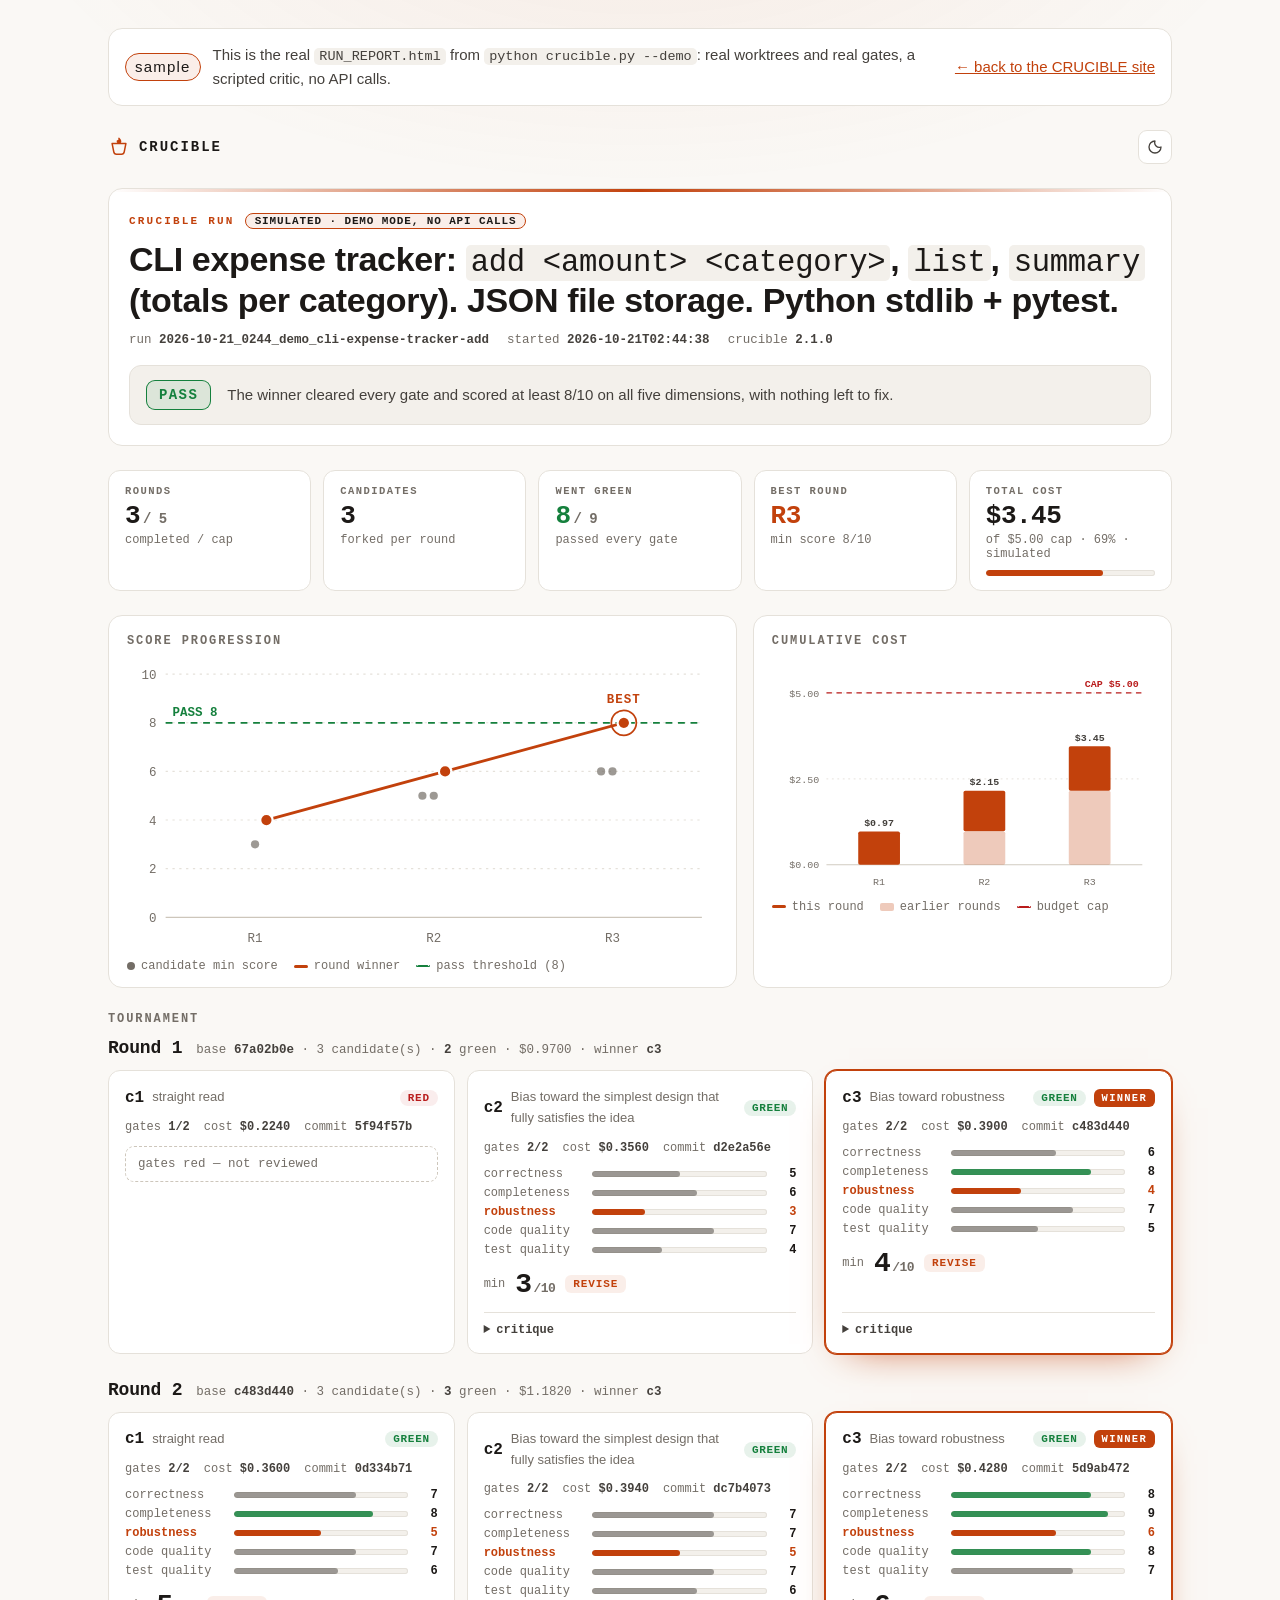
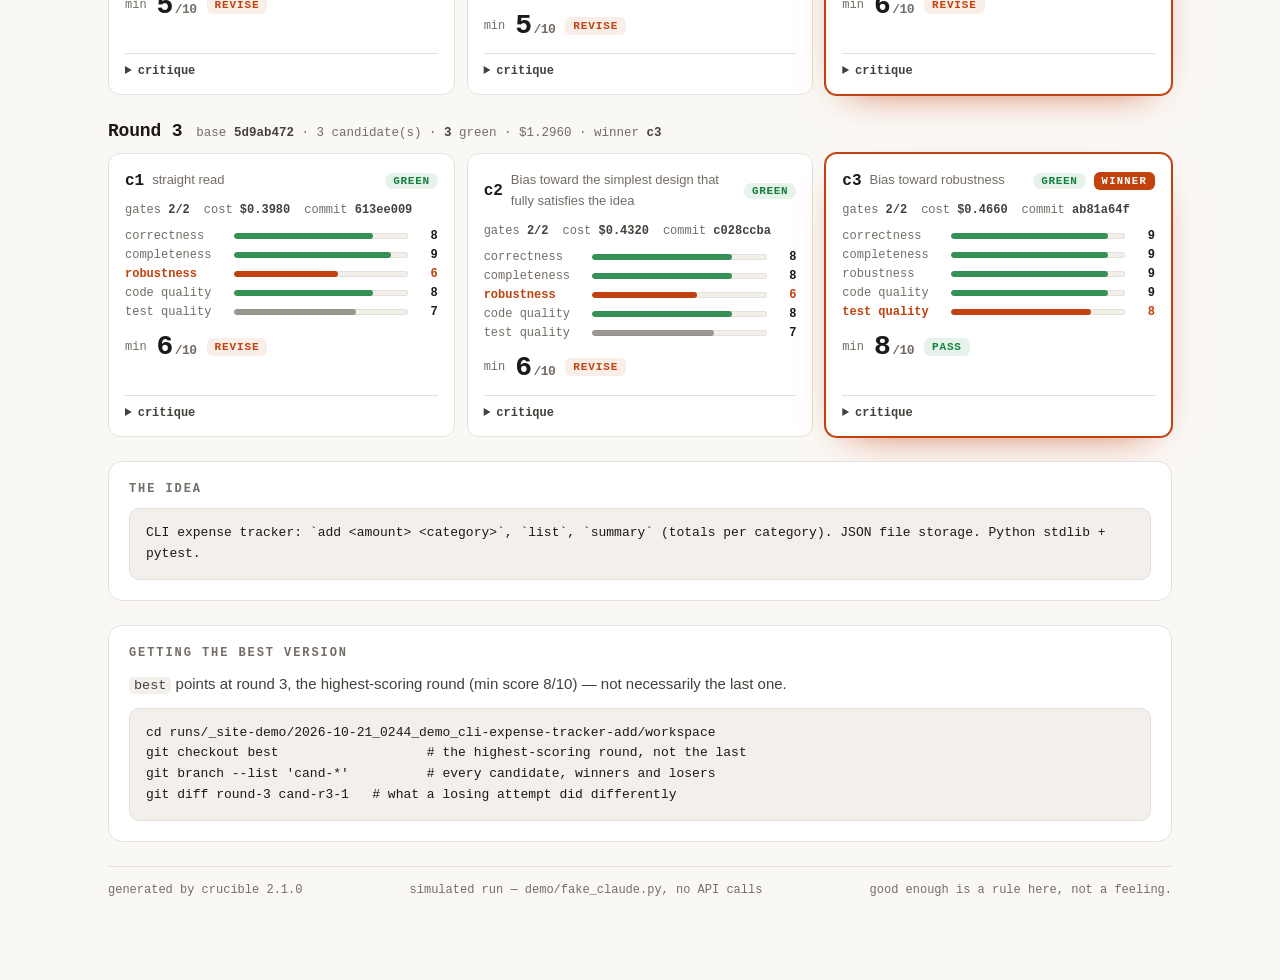
<file: site/report.html>
<!DOCTYPE html>
<html lang="en">
<head>
<meta name="robots" content="noindex">
<meta charset="utf-8">
<meta name="viewport" content="width=device-width, initial-scale=1">
<meta name="generator" content="crucible 2.1.0">
<title>CRUCIBLE · CLI expense tracker: `add &lt;amount&gt; &lt;category&gt;`, `list`, `sum</title>
<script>(function(){try{var t=localStorage.getItem('crucible-report-theme');if(t==='light'||t==='dark')document.documentElement.setAttribute('data-theme',t);}catch(e){}})();</script>
<style>
:root {
  --bg: #0a0a0b; --surface: #121214; --surface-2: #19191c; --border: #26262a;
  --border-strong: #3a3a40; --text: #eceae7; --text-2: #c4c0ba; --muted: #96938d;
  --accent: #ff8a3d; --accent-soft: rgba(255, 138, 61, .13); --accent-ink: #1a0b02;
  --green: #4ade80; --green-soft: rgba(74, 222, 128, .12);
  --red: #f87171; --red-soft: rgba(248, 113, 113, .13); --glow: rgba(255, 138, 61, .11);
  --mono: ui-monospace, "SF Mono", "Cascadia Code", Menlo, Consolas, monospace;
  --sans: -apple-system, BlinkMacSystemFont, "Segoe UI", Roboto, "Helvetica Neue", Arial,
    sans-serif;
  color-scheme: dark;
}
@media (prefers-color-scheme: light) { :root:not([data-theme="dark"]) { 
  --bg: #faf8f5; --surface: #ffffff; --surface-2: #f3f0eb; --border: #e5e1da;
  --border-strong: #cdc6bb; --text: #1c1917; --text-2: #44403c; --muted: #736d66;
  --accent: #c2410c; --accent-soft: rgba(194, 65, 12, .09); --accent-ink: #ffffff;
  --green: #15803d; --green-soft: rgba(21, 128, 61, .10);
  --red: #b91c1c; --red-soft: rgba(185, 28, 28, .08); --glow: rgba(194, 65, 12, .07);
  color-scheme: light;
 } }
:root[data-theme="light"] { 
  --bg: #faf8f5; --surface: #ffffff; --surface-2: #f3f0eb; --border: #e5e1da;
  --border-strong: #cdc6bb; --text: #1c1917; --text-2: #44403c; --muted: #736d66;
  --accent: #c2410c; --accent-soft: rgba(194, 65, 12, .09); --accent-ink: #ffffff;
  --green: #15803d; --green-soft: rgba(21, 128, 61, .10);
  --red: #b91c1c; --red-soft: rgba(185, 28, 28, .08); --glow: rgba(194, 65, 12, .07);
  color-scheme: light;
 }

*, *::before, *::after { box-sizing: border-box; }
html { -webkit-text-size-adjust: 100%; }
body {
  margin: 0; background: var(--bg); color: var(--text-2);
  font: 15px/1.6 var(--sans); -webkit-font-smoothing: antialiased;
}
body::before {
  content: ""; position: fixed; inset: 0; z-index: -1; pointer-events: none;
  background: radial-gradient(900px 420px at 50% -12%, var(--glow), transparent 70%);
}
:focus-visible { outline: 2px solid var(--accent); outline-offset: 2px; border-radius: 4px; }
h1, h2, h3 { color: var(--text); margin: 0; line-height: 1.2; letter-spacing: -.01em; }
h2 {
  font: 700 12px var(--mono); letter-spacing: .16em; text-transform: uppercase;
  color: var(--muted); margin-bottom: 12px;
}
code { font: .9em var(--mono); background: var(--surface-2); padding: 1px 5px; border-radius: 5px; }
.wrap { max-width: 1120px; margin: 0 auto; padding: 20px 16px 56px; display: grid; gap: 24px; }
.wrap > * { min-width: 0; }
@media (min-width: 720px) { .wrap { padding: 28px 28px 72px; } }

.top { display: flex; align-items: center; gap: 12px; }
.brand { display: flex; align-items: center; gap: 9px; font: 800 14px var(--mono);
  letter-spacing: .14em; color: var(--text); }
.brand svg { width: 22px; height: 22px; color: var(--accent); }
.spacer { flex: 1; }
.toggle {
  display: inline-grid; place-items: center; width: 34px; height: 34px; border-radius: 9px;
  border: 1px solid var(--border); background: var(--surface); color: var(--text-2);
  cursor: pointer;
}
.toggle[hidden] { display: none; }  /* shown by the script; useless without it */
.toggle:hover { color: var(--text); border-color: var(--border-strong); }
.toggle svg { width: 16px; height: 16px; }

.card { background: var(--surface); border: 1px solid var(--border); border-radius: 14px; }
.hero { padding: 24px 20px 20px; position: relative; overflow: hidden; }
.hero::before {
  content: ""; position: absolute; inset: 0 0 auto 0; height: 3px;
  background: linear-gradient(90deg, transparent, var(--accent), transparent);
}
.eyebrow { font: 700 11px var(--mono); letter-spacing: .2em; text-transform: uppercase;
  color: var(--accent); display: flex; gap: 10px; align-items: center; flex-wrap: wrap; }
.sim { color: var(--text); background: var(--accent-soft); border: 1px solid var(--accent);
  border-radius: 99px; padding: 1px 9px; letter-spacing: .08em; }
.hero h1 { font-size: clamp(22px, 4.2vw, 34px); font-weight: 800; margin: 10px 0 12px;
  overflow-wrap: anywhere; }
.meta { display: flex; flex-wrap: wrap; gap: 4px 18px; font: 12.5px var(--mono);
  color: var(--muted); overflow-wrap: anywhere; }
.meta b { color: var(--text-2); font-weight: 600; }
.stop { margin-top: 18px; display: flex; gap: 12px 16px; align-items: center; flex-wrap: wrap;
  padding: 14px 16px; border-radius: 12px; background: var(--surface-2);
  border: 1px solid var(--border); }
.stop p { margin: 0; flex: 1 1 240px; color: var(--text-2); }
.badge { font: 800 14px var(--mono); letter-spacing: .1em; text-transform: uppercase;
  padding: 7px 13px; border-radius: 9px; white-space: nowrap; }
.badge.good { color: var(--green); background: var(--green-soft);
  box-shadow: inset 0 0 0 1px var(--green); }
.badge.warn { color: var(--accent); background: var(--accent-soft);
  box-shadow: inset 0 0 0 1px var(--accent); }
.badge.bad { color: var(--red); background: var(--red-soft);
  box-shadow: inset 0 0 0 1px var(--red); }

.kpis { display: grid; grid-template-columns: repeat(auto-fit, minmax(min(100%, 170px), 1fr));
  gap: 12px; }
.kpi { background: var(--surface); border: 1px solid var(--border); border-radius: 12px;
  padding: 14px 16px; min-width: 0; }
.kpi .l { font: 700 10.5px var(--mono); letter-spacing: .14em; text-transform: uppercase;
  color: var(--muted); }
.kpi .n { font: 800 26px var(--mono); color: var(--text); margin-top: 4px; letter-spacing: -.02em; }
.kpi .n small { font-size: 14px; font-weight: 600; color: var(--muted); margin-left: 3px; }
.kpi .d { font: 12px var(--mono); color: var(--muted); margin-top: 2px; }
.kpi.good .n { color: var(--green); } .kpi.hot .n { color: var(--accent); }
.meter { height: 6px; border-radius: 99px; background: var(--surface-2); margin-top: 9px;
  overflow: hidden; box-shadow: inset 0 0 0 1px var(--border); }
.meter i { display: block; height: 100%; background: var(--accent); border-radius: 99px; }
.meter.over i { background: var(--red); }

.charts { display: grid; gap: 16px; grid-template-columns: minmax(0, 1fr); }
@media (min-width: 900px) { .charts { grid-template-columns: minmax(0, 3fr) minmax(0, 2fr); } }
.chart-card { padding: 18px 18px 14px; }
.chart-card h2 { margin-bottom: 8px; }
svg.chart { display: block; width: 100%; height: auto; font-family: var(--mono); }
svg .grid { stroke: var(--border); stroke-dasharray: 2 4; }
svg .axis { stroke: var(--border-strong); }
svg .tick { fill: var(--muted); font-size: 11px; }
svg .thr { stroke: var(--green); stroke-width: 1.5; stroke-dasharray: 6 5; }
svg .thr-l { fill: var(--green); font-size: 11px; font-weight: 700; }
svg .cap { stroke: var(--red); stroke-width: 1.5; stroke-dasharray: 6 5; }
svg .cap-l { fill: var(--red); font-size: 11px; font-weight: 700; }
svg .dot { fill: var(--muted); fill-opacity: .7; }
svg .wline { fill: none; stroke: var(--accent); stroke-width: 2.5; stroke-linejoin: round; }
svg .wdot { fill: var(--accent); stroke: var(--surface); stroke-width: 2; }
svg .best { fill: none; stroke: var(--accent); stroke-width: 1.5; }
svg .best-l { fill: var(--accent); font-size: 11px; font-weight: 800; letter-spacing: .08em; }
svg .bar { fill: var(--accent); }
svg .bar-prev { fill: var(--accent); fill-opacity: .28; }
svg .val { fill: var(--text-2); font-size: 11px; font-weight: 600; }
svg .none { fill: var(--muted); font-size: 13px; }
/* Charts scale with their container, and so does SVG text. On a phone they
   shrink to ~0.7x, so labels are drawn larger in user units to land near 10px. */
@media (max-width: 600px) {
  svg .tick, svg .thr-l, svg .cap-l, svg .best-l, svg .val { font-size: 17px; }
  svg .none { font-size: 18px; }
}
.legend { display: flex; flex-wrap: wrap; gap: 4px 16px; font: 12px var(--mono);
  color: var(--muted); margin-top: 8px; }
.legend i { display: inline-block; width: 14px; height: 3px; margin-right: 6px;
  vertical-align: middle; border-radius: 2px; }
.legend i.dotk { width: 8px; height: 8px; border-radius: 50%; background: var(--muted); }
.legend i.win { background: var(--accent); }
.legend i.thr { background: none; border-top: 2px dashed var(--green); height: 0; }
.legend i.cap { background: none; border-top: 2px dashed var(--red); height: 0; }
.legend i.prev { background: var(--accent); opacity: .28; height: 8px; }

.rounds { display: grid; gap: 26px; }
.round-h { display: flex; align-items: baseline; gap: 6px 14px; flex-wrap: wrap;
  margin-bottom: 12px; }
.round-h h3 { font: 800 18px var(--mono); }
.round-h .sub { font: 12.5px var(--mono); color: var(--muted); }
.round-h .sub b { color: var(--text-2); }
.round-h .fail { color: var(--red); font: 700 12.5px var(--mono); }
.cands { display: grid; gap: 12px;
  grid-template-columns: repeat(auto-fill, minmax(min(100%, 300px), 1fr)); }
.cand { background: var(--surface); border: 1px solid var(--border); border-radius: 12px;
  padding: 16px; display: flex; flex-direction: column; gap: 12px; min-width: 0; }
.cand.win { border-color: var(--accent);
  box-shadow: 0 0 0 1px var(--accent), 0 14px 40px -24px var(--accent); }
.cand.dead { border-style: dashed; }
.cand-h { display: flex; gap: 8px; align-items: center; flex-wrap: wrap; }
.cid { font: 800 16px var(--mono); color: var(--text); }
.angle { font-size: 13px; color: var(--muted); flex: 1 1 120px; min-width: 0; }
.pill { font: 700 11px var(--mono); letter-spacing: .06em; text-transform: uppercase;
  padding: 2px 8px; border-radius: 99px; white-space: nowrap; }
.pill.green { color: var(--green); background: var(--green-soft); }
.pill.red { color: var(--red); background: var(--red-soft); }
.pill.dead { color: var(--muted); box-shadow: inset 0 0 0 1px var(--border-strong); }
.win-badge { font: 800 10.5px var(--mono); letter-spacing: .12em; text-transform: uppercase;
  color: var(--accent-ink); background: var(--accent); padding: 3px 8px; border-radius: 6px;
  white-space: nowrap; }
.facts { display: flex; flex-wrap: wrap; gap: 2px 14px; font: 12px var(--mono);
  color: var(--muted); }
.facts b { color: var(--text-2); font-weight: 600; }
.dims { display: grid; gap: 5px; }
.dim { display: grid; grid-template-columns: 8.4em minmax(0, 1fr) 1.8em; gap: 8px;
  align-items: center; font: 12px var(--mono); color: var(--muted); }
.dim .track { height: 6px; border-radius: 99px; background: var(--surface-2); overflow: hidden;
  box-shadow: inset 0 0 0 1px var(--border); }
.dim .track i { display: block; height: 100%; border-radius: 99px; background: var(--text-2);
  opacity: .5; }
.dim.ok .track i { background: var(--green); opacity: .85; }
.dim b { text-align: right; color: var(--text); }
.dim.weak, .dim.weak b { color: var(--accent); font-weight: 800; }
.dim.weak .track i { background: var(--accent); opacity: 1; }
.score { display: flex; align-items: center; gap: 10px; flex-wrap: wrap; }
.score .min { font: 800 28px var(--mono); color: var(--text); letter-spacing: -.02em; }
.score .min small { font-size: 13px; color: var(--muted); font-weight: 600; margin-left: 2px; }
.score .lbl { font: 12px var(--mono); color: var(--muted); }
.verdict { font: 700 11px var(--mono); letter-spacing: .08em; padding: 3px 8px;
  border-radius: 6px; }
.verdict.PASS { color: var(--green); background: var(--green-soft); }
.verdict.REVISE { color: var(--accent); background: var(--accent-soft); }
.why { margin: 0; font: 12.5px var(--mono); color: var(--muted); padding: 10px 12px;
  border: 1px dashed var(--border-strong); border-radius: 9px; }
details { border-top: 1px solid var(--border); padding-top: 10px; margin-top: auto; }
summary { cursor: pointer; font: 600 12px var(--mono); color: var(--text-2); }
details p { margin: 10px 0 0; font-size: 13.5px; overflow-wrap: anywhere; }
details ul { margin: 8px 0 0; padding-left: 18px; font-size: 13px; }
details li { margin: 5px 0; overflow-wrap: anywhere; }
.mf { font: 700 11px var(--mono); letter-spacing: .1em; text-transform: uppercase;
  color: var(--accent); margin-top: 10px; }

.section { padding: 20px; }
.section p { margin: 0 0 12px; }
pre { font: 13px/1.6 var(--mono); background: var(--surface-2); border: 1px solid var(--border);
  border-radius: 10px; padding: 14px 16px; margin: 0; color: var(--text); }
pre.idea { white-space: pre-wrap; overflow-wrap: anywhere; }
pre.cmd { overflow-x: auto; margin-top: 12px; }
.empty { padding: 26px 18px; text-align: center; color: var(--muted); font: 13px var(--mono); }
.empty b { display: block; color: var(--text); font-size: 15px; margin-bottom: 4px; }
footer { display: flex; flex-wrap: wrap; justify-content: space-between; gap: 8px 16px;
  font: 12px var(--mono); color: var(--muted); border-top: 1px solid var(--border);
  padding-top: 16px; }
@media print {
  .toggle, body::before { display: none !important; }
  .card, .cand { break-inside: avoid; }
}
</style>
</head>
<body>
<div class="wrap">
<section class="card" style="padding:14px 16px;display:flex;gap:12px;align-items:center;flex-wrap:wrap"><span class="sim">sample</span><span style="flex:1;min-width:220px">This is the real <code>RUN_REPORT.html</code> from <code>python crucible.py --demo</code>: real worktrees and real gates, a scripted critic, no API calls.</span><a href="/" style="color:var(--accent)">← back to the CRUCIBLE site</a></section>
<nav class="top"><span class="brand"><svg viewBox="0 0 32 32" fill="none" stroke="currentColor" stroke-width="2.2" stroke-linecap="round" stroke-linejoin="round" aria-hidden="true"><path d="M6 11h20l-2.4 12.2a4 4 0 0 1-3.9 3.3h-7.4a4 4 0 0 1-3.9-3.3z"/><path d="M16 3.5c2.6 2.7 3 4.6 1.4 6.2a2.3 2.3 0 0 1-3.6-2.6" fill="currentColor"/></svg>CRUCIBLE</span><span class="spacer"></span>
<button class="toggle" id="themeToggle" type="button" hidden
 aria-label="Toggle light or dark theme"><svg viewBox="0 0 24 24" fill="none" stroke="currentColor" stroke-width="2" stroke-linecap="round" stroke-linejoin="round" aria-hidden="true"><path d="M12 3a9 9 0 1 0 9 9 7 7 0 0 1-9-9z"/></svg></button></nav>
<header class="card hero"><div class="eyebrow">CRUCIBLE run<span class="sim">simulated · demo mode, no API calls</span></div><h1>CLI expense tracker: <code>add &lt;amount&gt; &lt;category&gt;</code>, <code>list</code>, <code>summary</code> (totals per category). JSON file storage. Python stdlib + pytest.</h1><div class="meta"><span>run <b>2026-10-21_0244_demo_cli-expense-tracker-add</b></span><span>started <b>2026-10-21T02:44:38</b></span><span>crucible <b>2.1.0</b></span></div><div class="stop"><span class="badge good" title="stop reason">pass</span><p>The winner cleared every gate and scored at least 8/10 on all five dimensions, with nothing left to fix.</p></div></header>
<section class="kpis" aria-label="Key figures"><div class="kpi"><div class="l">rounds</div><div class="n">3<small>/ 5</small></div><div class="d">completed / cap</div></div><div class="kpi"><div class="l">candidates</div><div class="n">3</div><div class="d">forked per round</div></div><div class="kpi good"><div class="l">went green</div><div class="n">8<small>/ 9</small></div><div class="d">passed every gate</div></div><div class="kpi hot"><div class="l">best round</div><div class="n">R3</div><div class="d">min score 8/10</div></div><div class="kpi"><div class="l">total cost</div><div class="n">$3.45</div><div class="d">of $5.00 cap · 69% · simulated</div><div class="meter" role="img" aria-label="69% of budget"><i style="width:69.0%"></i></div></div></section>
<section class="charts"><div class="card chart-card"><h2>Score progression</h2><svg class="chart" viewBox="0 0 520 260" role="img" aria-label="Score progression: min rubric score per candidate per round, winners connected"><line class="axis" x1="34" x2="506" y1="230.0" y2="230.0"/><text class="tick" x="26" y="234.0" text-anchor="end">0</text><line class="grid" x1="34" x2="506" y1="187.2" y2="187.2"/><text class="tick" x="26" y="191.2" text-anchor="end">2</text><line class="grid" x1="34" x2="506" y1="144.4" y2="144.4"/><text class="tick" x="26" y="148.4" text-anchor="end">4</text><line class="grid" x1="34" x2="506" y1="101.6" y2="101.6"/><text class="tick" x="26" y="105.6" text-anchor="end">6</text><line class="grid" x1="34" x2="506" y1="58.8" y2="58.8"/><text class="tick" x="26" y="62.8" text-anchor="end">8</text><line class="grid" x1="34" x2="506" y1="16.0" y2="16.0"/><text class="tick" x="26" y="20.0" text-anchor="end">10</text><line class="thr" x1="34" x2="506" y1="58.8" y2="58.8"/><text class="thr-l" x="40" y="52.8">PASS 8</text><text class="tick" x="112.7" y="252" text-anchor="middle">R1</text><text class="tick" x="270.0" y="252" text-anchor="middle">R2</text><text class="tick" x="427.3" y="252" text-anchor="middle">R3</text><circle class="dot" cx="112.7" cy="165.8" r="3.6"><title>Round 1, c2: min 3/10</title></circle><circle class="dot" cx="122.7" cy="144.4" r="3.6"><title>Round 1, c3: min 4/10</title></circle><circle class="dot" cx="260.0" cy="123.0" r="3.6"><title>Round 2, c1: min 5/10</title></circle><circle class="dot" cx="270.0" cy="123.0" r="3.6"><title>Round 2, c2: min 5/10</title></circle><circle class="dot" cx="280.0" cy="101.6" r="3.6"><title>Round 2, c3: min 6/10</title></circle><circle class="dot" cx="417.3" cy="101.6" r="3.6"><title>Round 3, c1: min 6/10</title></circle><circle class="dot" cx="427.3" cy="101.6" r="3.6"><title>Round 3, c2: min 6/10</title></circle><circle class="dot" cx="437.3" cy="58.8" r="3.6"><title>Round 3, c3: min 8/10</title></circle><polyline class="wline" points="122.7,144.4 280.0,101.6 437.3,58.8"/><circle class="wdot" cx="122.7" cy="144.4" r="5.5"/><circle class="wdot" cx="280.0" cy="101.6" r="5.5"/><circle class="wdot" cx="437.3" cy="58.8" r="5.5"/><circle class="best" cx="437.3" cy="58.8" r="11"/><text class="best-l" x="437.3" y="41.8" text-anchor="middle">BEST</text></svg><div class="legend"><span><i class="dotk"></i>candidate min score</span><span><i class="win"></i>round winner</span><span><i class="thr"></i>pass threshold (8)</span></div></div><div class="card chart-card"><h2>Cumulative cost</h2><svg class="chart" viewBox="0 0 420 260" role="img" aria-label="Cumulative cost per round against the $5.00 budget cap"><line class="axis" x1="60" x2="408" y1="230.0" y2="230.0"/><text class="tick" x="52" y="234.0" text-anchor="end">$0.00</text><line class="grid" x1="60" x2="408" y1="135.4" y2="135.4"/><text class="tick" x="52" y="139.4" text-anchor="end">$2.50</text><line class="grid" x1="60" x2="408" y1="40.7" y2="40.7"/><text class="tick" x="52" y="44.7" text-anchor="end">$5.00</text><rect class="bar" x="95.0" y="193.3" width="46.0" height="36.7" rx="2"><title>Round 1: $0.9700 this round, $0.9700 so far</title></rect><text class="val" x="118.0" y="187.3" text-anchor="middle">$0.97</text><text class="tick" x="118.0" y="252" text-anchor="middle">R1</text><rect class="bar-prev" x="211.0" y="193.3" width="46.0" height="36.7" rx="2"/><rect class="bar" x="211.0" y="148.5" width="46.0" height="44.7" rx="2"><title>Round 2: $1.1820 this round, $2.1520 so far</title></rect><text class="val" x="234.0" y="142.5" text-anchor="middle">$2.15</text><text class="tick" x="234.0" y="252" text-anchor="middle">R2</text><rect class="bar-prev" x="327.0" y="148.5" width="46.0" height="81.5" rx="2"/><rect class="bar" x="327.0" y="99.5" width="46.0" height="49.1" rx="2"><title>Round 3: $1.2960 this round, $3.4480 so far</title></rect><text class="val" x="350.0" y="93.5" text-anchor="middle">$3.45</text><text class="tick" x="350.0" y="252" text-anchor="middle">R3</text><line class="cap" x1="60" x2="408" y1="40.7" y2="40.7"/><text class="cap-l" x="404" y="34.7" text-anchor="end">CAP $5.00</text></svg><div class="legend"><span><i class="win"></i>this round</span><span><i class="prev"></i>earlier rounds</span><span><i class="cap"></i>budget cap</span></div></div></section>
<section aria-label="Tournament"><h2>Tournament</h2><div class="rounds"><section class="round" id="round-1"><div class="round-h"><h3>Round 1</h3><span class="sub">base <b>67a02b0e</b> · 3 candidate(s) · <b>2</b> green · $0.9700 · winner <b>c3</b></span></div><div class="cands"><article class="cand red" id="r1-c1" data-winner="false"><div class="cand-h"><span class="cid">c1</span><span class="angle">straight read</span><span class="pill red">red</span></div><div class="facts"><span>gates <b>1/2</b></span><span>cost <b>$0.2240</b></span><span>commit <b>5f94f57b</b></span></div><p class="why">gates red — not reviewed</p></article><article class="cand green" id="r1-c2" data-winner="false"><div class="cand-h"><span class="cid">c2</span><span class="angle">Bias toward the simplest design that fully satisfies the idea</span><span class="pill green">green</span></div><div class="facts"><span>gates <b>2/2</b></span><span>cost <b>$0.3560</b></span><span>commit <b>d2e2a56e</b></span></div><div class="dims"><div class="dim"><span>correctness</span><span class="track"><i style="width:50%"></i></span><b>5</b></div><div class="dim"><span>completeness</span><span class="track"><i style="width:60%"></i></span><b>6</b></div><div class="dim weak"><span>robustness</span><span class="track"><i style="width:30%"></i></span><b>3</b></div><div class="dim"><span>code quality</span><span class="track"><i style="width:70%"></i></span><b>7</b></div><div class="dim"><span>test quality</span><span class="track"><i style="width:40%"></i></span><b>4</b></div></div><div class="score"><span class="lbl">min</span><span class="min">3<small>/10</small></span><span class="verdict REVISE">REVISE</span></div><details><summary>critique</summary><p>Gates are green, but green is not done: 6 blocking issue(s). Weakest dimension is robustness at 3/10.</p><div class="mf">must fix · 6</div><ul><li>expenses.py: add() accepts negative and zero amounts, so <code>add -5 food</code> silently lowers the food total — reject anything that is not &gt; 0 with a clear error</li><li>test_expenses.py: no test exercises bad input at all — add cases for -5, 0, nan and an empty category, asserting the specific error</li><li>expenses.py: add() stores a blank category (&#x27;   &#x27; becomes &#x27;&#x27;), which summary() then reports as an unnamed line — validate it</li><li>expenses.py: load() lets json.JSONDecodeError escape on a corrupt expenses.json, so every command dies with a traceback instead of an actionable error</li><li>expenses.py: save() truncates expenses.json before writing, so an interrupt or a full disk mid-write destroys every recorded expense — write a temp file and os.replace() it</li><li>expenses.py: json.dumps() keeps the default allow_nan=True and can emit NaN, which no strict JSON parser will read back — pass allow_nan=False</li></ul></details></article><article class="cand green win" id="r1-c3" data-winner="true"><div class="cand-h"><span class="cid">c3</span><span class="angle">Bias toward robustness</span><span class="pill green">green</span><span class="win-badge" title="promoted onto trunk">winner</span></div><div class="facts"><span>gates <b>2/2</b></span><span>cost <b>$0.3900</b></span><span>commit <b>c483d440</b></span></div><div class="dims"><div class="dim"><span>correctness</span><span class="track"><i style="width:60%"></i></span><b>6</b></div><div class="dim ok"><span>completeness</span><span class="track"><i style="width:80%"></i></span><b>8</b></div><div class="dim weak"><span>robustness</span><span class="track"><i style="width:40%"></i></span><b>4</b></div><div class="dim"><span>code quality</span><span class="track"><i style="width:70%"></i></span><b>7</b></div><div class="dim"><span>test quality</span><span class="track"><i style="width:50%"></i></span><b>5</b></div></div><div class="score"><span class="lbl">min</span><span class="min">4<small>/10</small></span><span class="verdict REVISE">REVISE</span></div><details><summary>critique</summary><p>Gates are green, but green is not done: 5 blocking issue(s). Weakest dimension is robustness at 4/10.</p><div class="mf">must fix · 5</div><ul><li>expenses.py: the <code>amount &lt;= 0</code> guard does not reject NaN or Infinity (every NaN comparison is False and <code>inf &lt;= 0</code> is False), so <code>add nan food</code> is accepted — use math.isfinite()</li><li>expenses.py: add() stores a blank category (&#x27;   &#x27; becomes &#x27;&#x27;), which summary() then reports as an unnamed line — validate it</li><li>expenses.py: load() lets json.JSONDecodeError escape on a corrupt expenses.json, so every command dies with a traceback instead of an actionable error</li><li>expenses.py: save() truncates expenses.json before writing, so an interrupt or a full disk mid-write destroys every recorded expense — write a temp file and os.replace() it</li><li>expenses.py: json.dumps() keeps the default allow_nan=True and can emit NaN, which no strict JSON parser will read back — pass allow_nan=False</li></ul></details></article></div></section><section class="round" id="round-2"><div class="round-h"><h3>Round 2</h3><span class="sub">base <b>c483d440</b> · 3 candidate(s) · <b>3</b> green · $1.1820 · winner <b>c3</b></span></div><div class="cands"><article class="cand green" id="r2-c1" data-winner="false"><div class="cand-h"><span class="cid">c1</span><span class="angle">straight read</span><span class="pill green">green</span></div><div class="facts"><span>gates <b>2/2</b></span><span>cost <b>$0.3600</b></span><span>commit <b>0d334b71</b></span></div><div class="dims"><div class="dim"><span>correctness</span><span class="track"><i style="width:70%"></i></span><b>7</b></div><div class="dim ok"><span>completeness</span><span class="track"><i style="width:80%"></i></span><b>8</b></div><div class="dim weak"><span>robustness</span><span class="track"><i style="width:50%"></i></span><b>5</b></div><div class="dim"><span>code quality</span><span class="track"><i style="width:70%"></i></span><b>7</b></div><div class="dim"><span>test quality</span><span class="track"><i style="width:60%"></i></span><b>6</b></div></div><div class="score"><span class="lbl">min</span><span class="min">5<small>/10</small></span><span class="verdict REVISE">REVISE</span></div><details><summary>critique</summary><p>Gates are green, but green is not done: 3 blocking issue(s). Weakest dimension is robustness at 5/10.</p><div class="mf">must fix · 3</div><ul><li>expenses.py: load() lets json.JSONDecodeError escape on a corrupt expenses.json, so every command dies with a traceback instead of an actionable error</li><li>expenses.py: save() truncates expenses.json before writing, so an interrupt or a full disk mid-write destroys every recorded expense — write a temp file and os.replace() it</li><li>expenses.py: json.dumps() keeps the default allow_nan=True and can emit NaN, which no strict JSON parser will read back — pass allow_nan=False</li></ul></details></article><article class="cand green" id="r2-c2" data-winner="false"><div class="cand-h"><span class="cid">c2</span><span class="angle">Bias toward the simplest design that fully satisfies the idea</span><span class="pill green">green</span></div><div class="facts"><span>gates <b>2/2</b></span><span>cost <b>$0.3940</b></span><span>commit <b>dc7b4073</b></span></div><div class="dims"><div class="dim"><span>correctness</span><span class="track"><i style="width:70%"></i></span><b>7</b></div><div class="dim"><span>completeness</span><span class="track"><i style="width:70%"></i></span><b>7</b></div><div class="dim weak"><span>robustness</span><span class="track"><i style="width:50%"></i></span><b>5</b></div><div class="dim"><span>code quality</span><span class="track"><i style="width:70%"></i></span><b>7</b></div><div class="dim"><span>test quality</span><span class="track"><i style="width:60%"></i></span><b>6</b></div></div><div class="score"><span class="lbl">min</span><span class="min">5<small>/10</small></span><span class="verdict REVISE">REVISE</span></div><details><summary>critique</summary><p>Gates are green, but green is not done: 3 blocking issue(s). Weakest dimension is robustness at 5/10.</p><div class="mf">must fix · 3</div><ul><li>expenses.py: load() lets json.JSONDecodeError escape on a corrupt expenses.json, so every command dies with a traceback instead of an actionable error</li><li>expenses.py: save() truncates expenses.json before writing, so an interrupt or a full disk mid-write destroys every recorded expense — write a temp file and os.replace() it</li><li>expenses.py: json.dumps() keeps the default allow_nan=True and can emit NaN, which no strict JSON parser will read back — pass allow_nan=False</li></ul></details></article><article class="cand green win" id="r2-c3" data-winner="true"><div class="cand-h"><span class="cid">c3</span><span class="angle">Bias toward robustness</span><span class="pill green">green</span><span class="win-badge" title="promoted onto trunk">winner</span></div><div class="facts"><span>gates <b>2/2</b></span><span>cost <b>$0.4280</b></span><span>commit <b>5d9ab472</b></span></div><div class="dims"><div class="dim ok"><span>correctness</span><span class="track"><i style="width:80%"></i></span><b>8</b></div><div class="dim ok"><span>completeness</span><span class="track"><i style="width:90%"></i></span><b>9</b></div><div class="dim weak"><span>robustness</span><span class="track"><i style="width:60%"></i></span><b>6</b></div><div class="dim ok"><span>code quality</span><span class="track"><i style="width:80%"></i></span><b>8</b></div><div class="dim"><span>test quality</span><span class="track"><i style="width:70%"></i></span><b>7</b></div></div><div class="score"><span class="lbl">min</span><span class="min">6<small>/10</small></span><span class="verdict REVISE">REVISE</span></div><details><summary>critique</summary><p>Gates are green, but green is not done: 2 blocking issue(s). Weakest dimension is robustness at 6/10.</p><div class="mf">must fix · 2</div><ul><li>expenses.py: save() truncates expenses.json before writing, so an interrupt or a full disk mid-write destroys every recorded expense — write a temp file and os.replace() it</li><li>expenses.py: json.dumps() keeps the default allow_nan=True and can emit NaN, which no strict JSON parser will read back — pass allow_nan=False</li></ul></details></article></div></section><section class="round" id="round-3"><div class="round-h"><h3>Round 3</h3><span class="sub">base <b>5d9ab472</b> · 3 candidate(s) · <b>3</b> green · $1.2960 · winner <b>c3</b></span></div><div class="cands"><article class="cand green" id="r3-c1" data-winner="false"><div class="cand-h"><span class="cid">c1</span><span class="angle">straight read</span><span class="pill green">green</span></div><div class="facts"><span>gates <b>2/2</b></span><span>cost <b>$0.3980</b></span><span>commit <b>613ee009</b></span></div><div class="dims"><div class="dim ok"><span>correctness</span><span class="track"><i style="width:80%"></i></span><b>8</b></div><div class="dim ok"><span>completeness</span><span class="track"><i style="width:90%"></i></span><b>9</b></div><div class="dim weak"><span>robustness</span><span class="track"><i style="width:60%"></i></span><b>6</b></div><div class="dim ok"><span>code quality</span><span class="track"><i style="width:80%"></i></span><b>8</b></div><div class="dim"><span>test quality</span><span class="track"><i style="width:70%"></i></span><b>7</b></div></div><div class="score"><span class="lbl">min</span><span class="min">6<small>/10</small></span><span class="verdict REVISE">REVISE</span></div><details><summary>critique</summary><p>Gates are green, but green is not done: 2 blocking issue(s). Weakest dimension is robustness at 6/10.</p><div class="mf">must fix · 2</div><ul><li>expenses.py: save() truncates expenses.json before writing, so an interrupt or a full disk mid-write destroys every recorded expense — write a temp file and os.replace() it</li><li>expenses.py: json.dumps() keeps the default allow_nan=True and can emit NaN, which no strict JSON parser will read back — pass allow_nan=False</li></ul></details></article><article class="cand green" id="r3-c2" data-winner="false"><div class="cand-h"><span class="cid">c2</span><span class="angle">Bias toward the simplest design that fully satisfies the idea</span><span class="pill green">green</span></div><div class="facts"><span>gates <b>2/2</b></span><span>cost <b>$0.4320</b></span><span>commit <b>c028ccba</b></span></div><div class="dims"><div class="dim ok"><span>correctness</span><span class="track"><i style="width:80%"></i></span><b>8</b></div><div class="dim ok"><span>completeness</span><span class="track"><i style="width:80%"></i></span><b>8</b></div><div class="dim weak"><span>robustness</span><span class="track"><i style="width:60%"></i></span><b>6</b></div><div class="dim ok"><span>code quality</span><span class="track"><i style="width:80%"></i></span><b>8</b></div><div class="dim"><span>test quality</span><span class="track"><i style="width:70%"></i></span><b>7</b></div></div><div class="score"><span class="lbl">min</span><span class="min">6<small>/10</small></span><span class="verdict REVISE">REVISE</span></div><details><summary>critique</summary><p>Gates are green, but green is not done: 2 blocking issue(s). Weakest dimension is robustness at 6/10.</p><div class="mf">must fix · 2</div><ul><li>expenses.py: save() truncates expenses.json before writing, so an interrupt or a full disk mid-write destroys every recorded expense — write a temp file and os.replace() it</li><li>expenses.py: json.dumps() keeps the default allow_nan=True and can emit NaN, which no strict JSON parser will read back — pass allow_nan=False</li></ul></details></article><article class="cand green win" id="r3-c3" data-winner="true"><div class="cand-h"><span class="cid">c3</span><span class="angle">Bias toward robustness</span><span class="pill green">green</span><span class="win-badge" title="promoted onto trunk">winner</span></div><div class="facts"><span>gates <b>2/2</b></span><span>cost <b>$0.4660</b></span><span>commit <b>ab81a64f</b></span></div><div class="dims"><div class="dim ok"><span>correctness</span><span class="track"><i style="width:90%"></i></span><b>9</b></div><div class="dim ok"><span>completeness</span><span class="track"><i style="width:90%"></i></span><b>9</b></div><div class="dim ok"><span>robustness</span><span class="track"><i style="width:90%"></i></span><b>9</b></div><div class="dim ok"><span>code quality</span><span class="track"><i style="width:90%"></i></span><b>9</b></div><div class="dim weak"><span>test quality</span><span class="track"><i style="width:80%"></i></span><b>8</b></div></div><div class="score"><span class="lbl">min</span><span class="min">8<small>/10</small></span><span class="verdict PASS">PASS</span></div><details><summary>critique</summary><p>Small, honest and finished: input is validated at the boundary, a corrupt or half-written store cannot lose data, and the tests pin real behaviour including every failure path. Nothing blocking.</p><div class="mf">must fix · none</div></details></article></div></section></div></section>
<section class="card section"><h2>The idea</h2><pre class="idea">CLI expense tracker: `add &lt;amount&gt; &lt;category&gt;`, `list`, `summary` (totals per category). JSON file storage. Python stdlib + pytest.</pre></section>
<section class="card section"><h2>Getting the best version</h2><p><code>best</code> points at round 3, the highest-scoring round (min score 8/10) — not necessarily the last one.</p><pre class="cmd">cd runs/_site-demo/2026-10-21_0244_demo_cli-expense-tracker-add/workspace
git checkout best                   # the highest-scoring round, not the last
git branch --list 'cand-*'          # every candidate, winners and losers
git diff round-3 cand-r3-1   # what a losing attempt did differently</pre></section>
<footer><span>generated by crucible 2.1.0</span><span>simulated run — demo/fake_claude.py, no API calls</span><span>good enough is a rule here, not a feeling.</span></footer>
</div>
<script>(function(){var b=document.getElementById('themeToggle');if(!b)return;b.hidden=false;b.addEventListener('click',function(){var r=document.documentElement,cur=r.getAttribute('data-theme');if(!cur)cur=matchMedia('(prefers-color-scheme: light)').matches?'light':'dark';var next=cur==='light'?'dark':'light';r.setAttribute('data-theme',next);try{localStorage.setItem('crucible-report-theme',next);}catch(e){}});})();</script>
</body>
</html>
</file>
